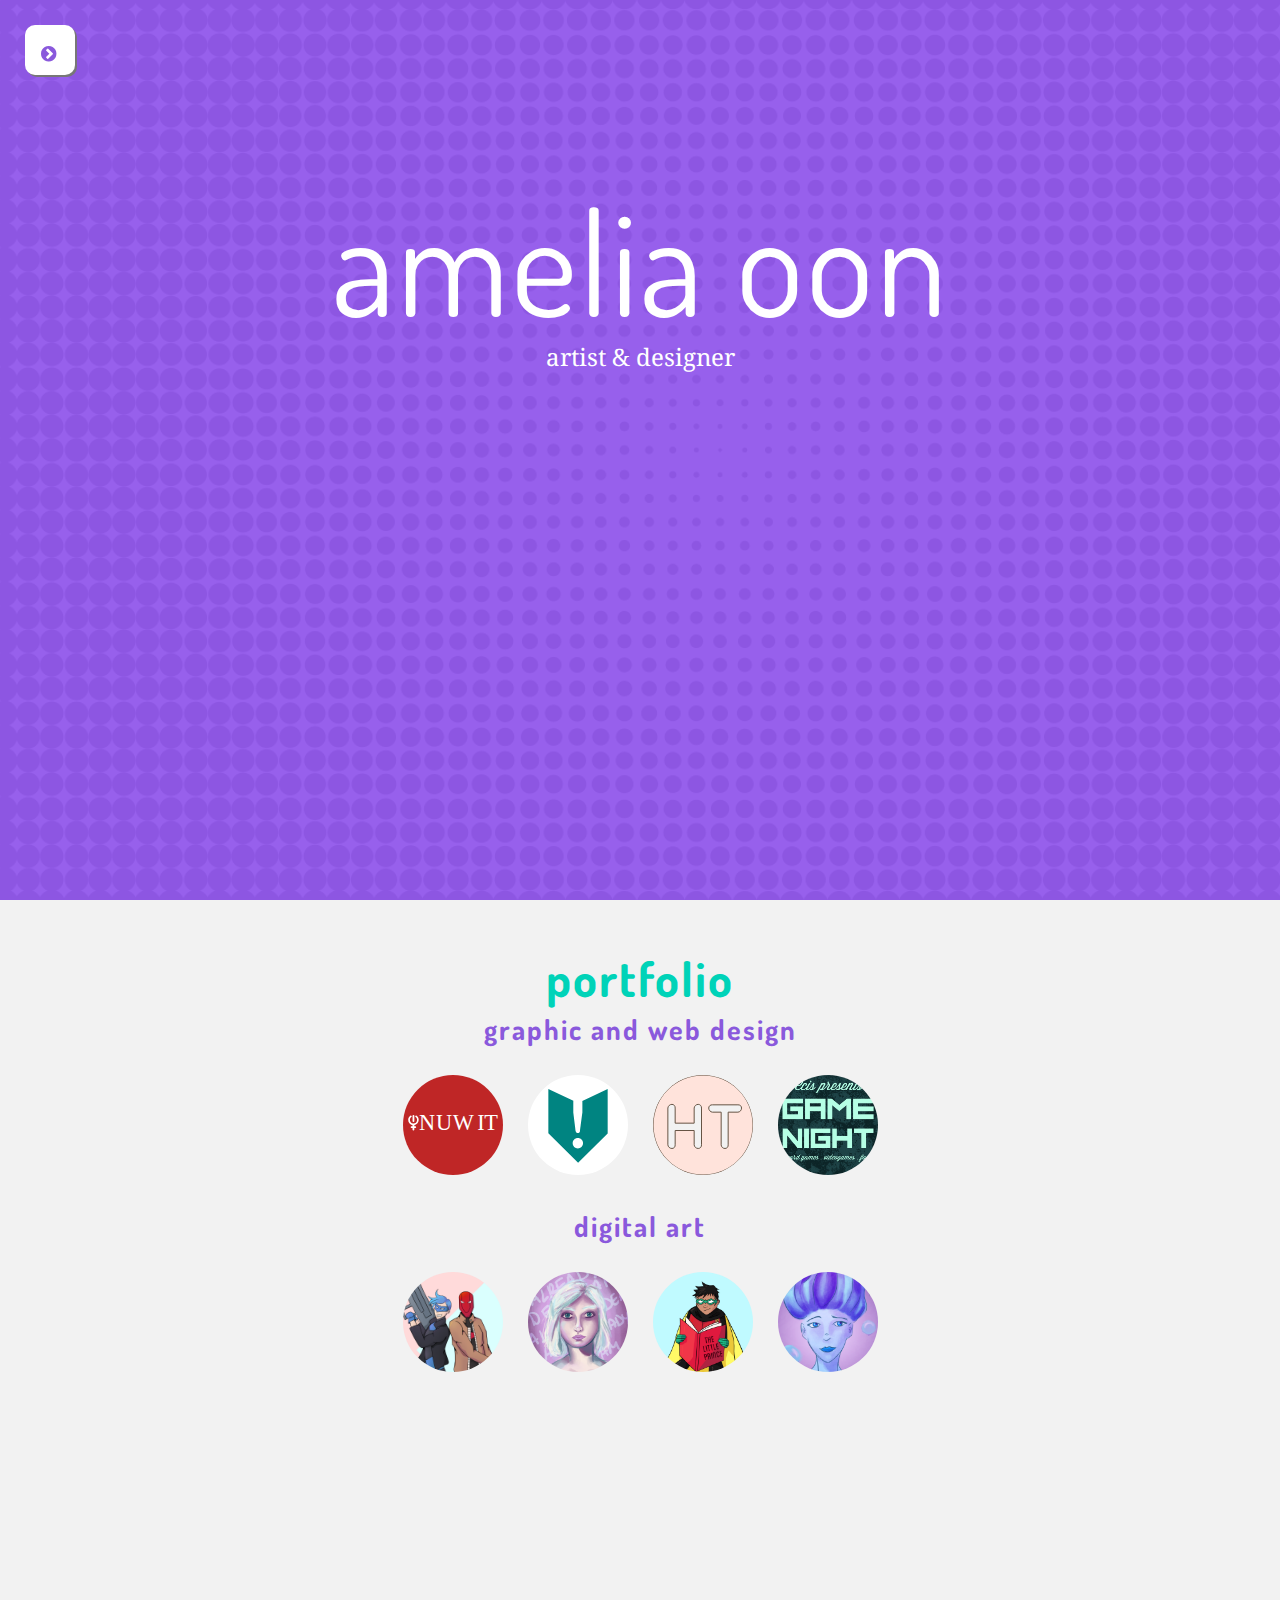
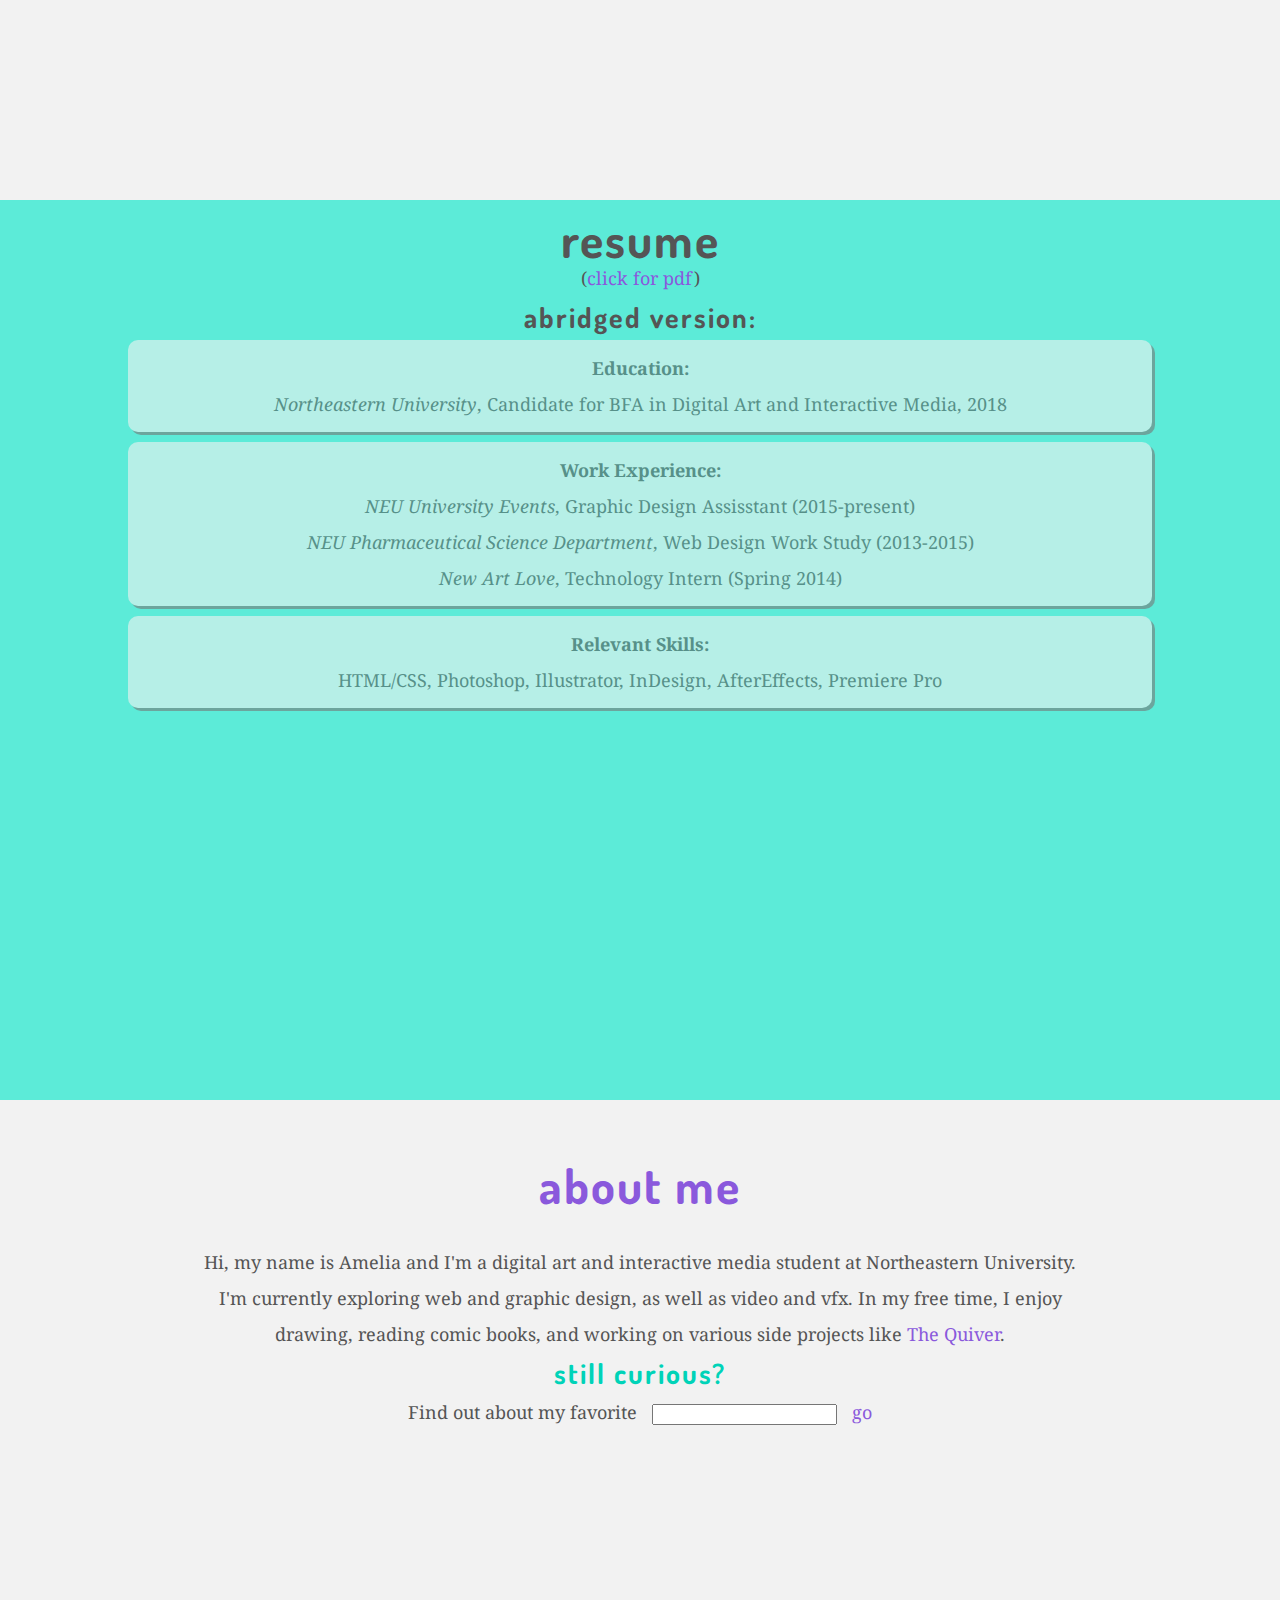
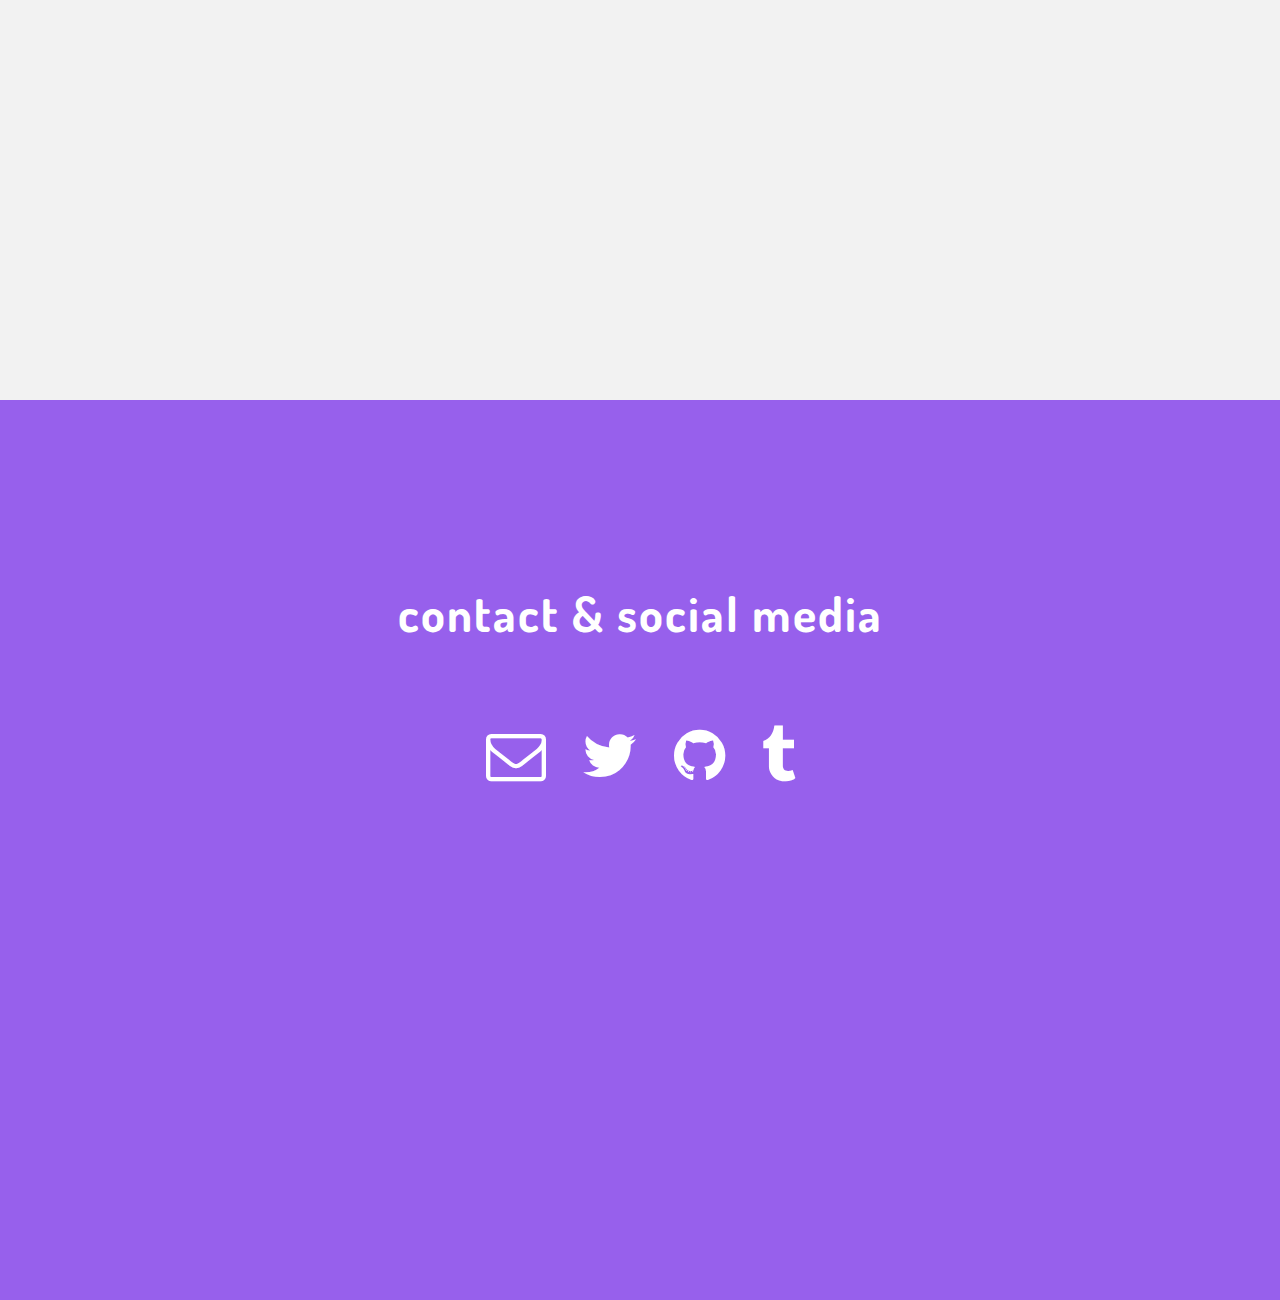
<file: index.html>
<!DOCTYPE html>
<html>
	<head>
		<title>Amelia Oon</title>
		<meta name="description" content="Website of Amelia Oon, Digital Art and Interactive Media student at Northeastern University">
		<link rel="stylesheet" media="(min-width:601px)"type="text/css" href="styles.css">
		<link rel="stylesheet" media="(max-width: 600px)" type="text/css" href="slimstyles.css">
		<link rel="stylesheet" media="(max-device-width: 600px)" type="text/css" href="mobilestyle.css">
		<link rel="stylesheet" media="(orientation: portrait)" type="text/css" href="mobilestyle.css">

		<link rel="stylesheet" href="https://maxcdn.bootstrapcdn.com/font-awesome/4.4.0/css/font-awesome.min.css">
		<title>Amelia Oon</title>
		<script type="text/javascript" src="aboutsearch.js"></script>
		<script src="https://ajax.googleapis.com/ajax/libs/jquery/1.11.3/jquery.min.js"></script>
			<script>
	$(function() {
	  $('a[href*=#]:not([href=#])').click(function() {
	    if (location.pathname.replace(/^\//,'') == this.pathname.replace(/^\//,'') && location.hostname == this.hostname) {

	      var target = $(this.hash);
	      target = target.length ? target : $('[name=' + this.hash.slice(1) +']');
	      if (target.length) {
	        $('html,body').animate({
	          scrollTop: target.offset().top
	        }, 1000);
	        return false;
	      }
	    }
	  });
	});
	</script>
	</head>
	<body>
		<div id="homebg"></div>
		<div id="resumebg"></div>
		<div id="contactbg"></div>

		<div id="one"></div>
		<div id="two"></div>
		<div id="three"></div>
		<div id="four"></div>
		<div id="five"></div>

		<div id="navspot">
			<div class="nav">
				<i class="fa fa-chevron-circle-right"></i>
			</div>
				<a href="#one" class="nav">home</a>
				<a href="#two" class="nav">portfolio</a>
				<a href="#three" class="nav">resume</a>
				<a href="#four" class="nav">about</a>
				<a href="#five" class="nav">contact</a>

		</div>

		<div id="home">
			<div id="title">
				Amelia Oon
			</div>
				artist & designer
		</div>
		<div id="portfolio">
			<h1>
				Portfolio
			</h1>
			<h2>
				Graphic and Web Design
			</h2>
			<p>
				<a href="nuwit.html">
					<img src="nuwit.svg" class="pitem">
				</a>
				<a href="quiver.html">
					<img src="quiversquare.svg" class="pitem">
				</a>
				<a href="halftone.html">
					<img src="halftone2.svg" class="pitem">
				</a>
				<a href="gamenight.html">
					<img src="gnsquare.png" class="pitem">
				</a>
			</p>
			<h2>
				Digital art
			</h2>
			<p>
				<a href="c1.html">
					<img src="c1square.png" class="pitem">
				</a>
				<a href="liv.html">
					<img src="livsquare.png" class="pitem">
				</a>
				<a href="c2.html">
					<img src="c2square.png" class="pitem">
				</a>
				<a href="uwg.html">
					<img src="uwgsquare.png" class="pitem">
				</a>
			</p>

		</div>
		<div id="resume">
			<h1>
				resume
			</h1>
			(<a href="resume.pdf">click for pdf</a>)
			<h2>
				abridged version:
			</h2>
			<p id="r">
				<b>Education:</b>
				<br>
				<i>Northeastern University</i>, Candidate for BFA in Digital Art and Interactive Media, 2018
			</p>
			<p>
				<b>Work Experience:</b>
				<br>
				<i>NEU University Events</i>, Graphic Design Assisstant (2015-present)
				<br>
				<i>NEU Pharmaceutical Science Department</i>, Web Design Work Study (2013-2015)
				<br>
				<i>New Art Love</i>, Technology Intern (Spring 2014)

			</p>
			<p>
				<b>Relevant Skills:</b>
				<br>
				HTML/CSS, Photoshop, Illustrator, InDesign, AfterEffects, Premiere Pro
			</p>
		</div>
		<div id="about">
			<h1>
				About me
			</h1>
			<br>
			<p>
				Hi, my name is Amelia and I'm a digital art and interactive media student at Northeastern University.
				I'm currently exploring web and graphic design, as well as video and vfx.
				In my free time, I enjoy drawing, reading comic books, and working on various side projects like 
				<a href="http://thequivermag">The Quiver</a>.
			</p>
			<h2>
				Still curious?
			</h2>
			<p>
				Find out about my favorite &nbsp;
				<input type="text" name="favorite" id="textbox" onKeydown="Javascript: if (event.keyCode==13) favorite();"> &nbsp;
				<a href="#four" onclick="favorite()">go</a>
				<p id="answer"></p>
			</p>

		</div>
		<div id="contact">
			<h1>
				contact & social media
			</h1>
			<p>
				<a href="mailto:ameliaoon@gmail.com" class="talk" title="ameliaoon@gmail.com">
					<i class="fa fa-envelope-o"></i>
				</a>
				<a href="https://twitter.com/Amelia_Oon" class="talk" title="@amelia_oon">
					<i class="fa fa-twitter"></i>
				</a>
				<a href="https://github.com/oohnah" class="talk" title="oohnah">
					<i class="fa fa-github"></i>
				</a>
				<a href="http://ameliartist.tumblr.com/" class="talk" title="ameliartist">
					<i class="fa fa-tumblr"></i>
				</a>



			</p>
		</div>
	</body>
</html>
</file>
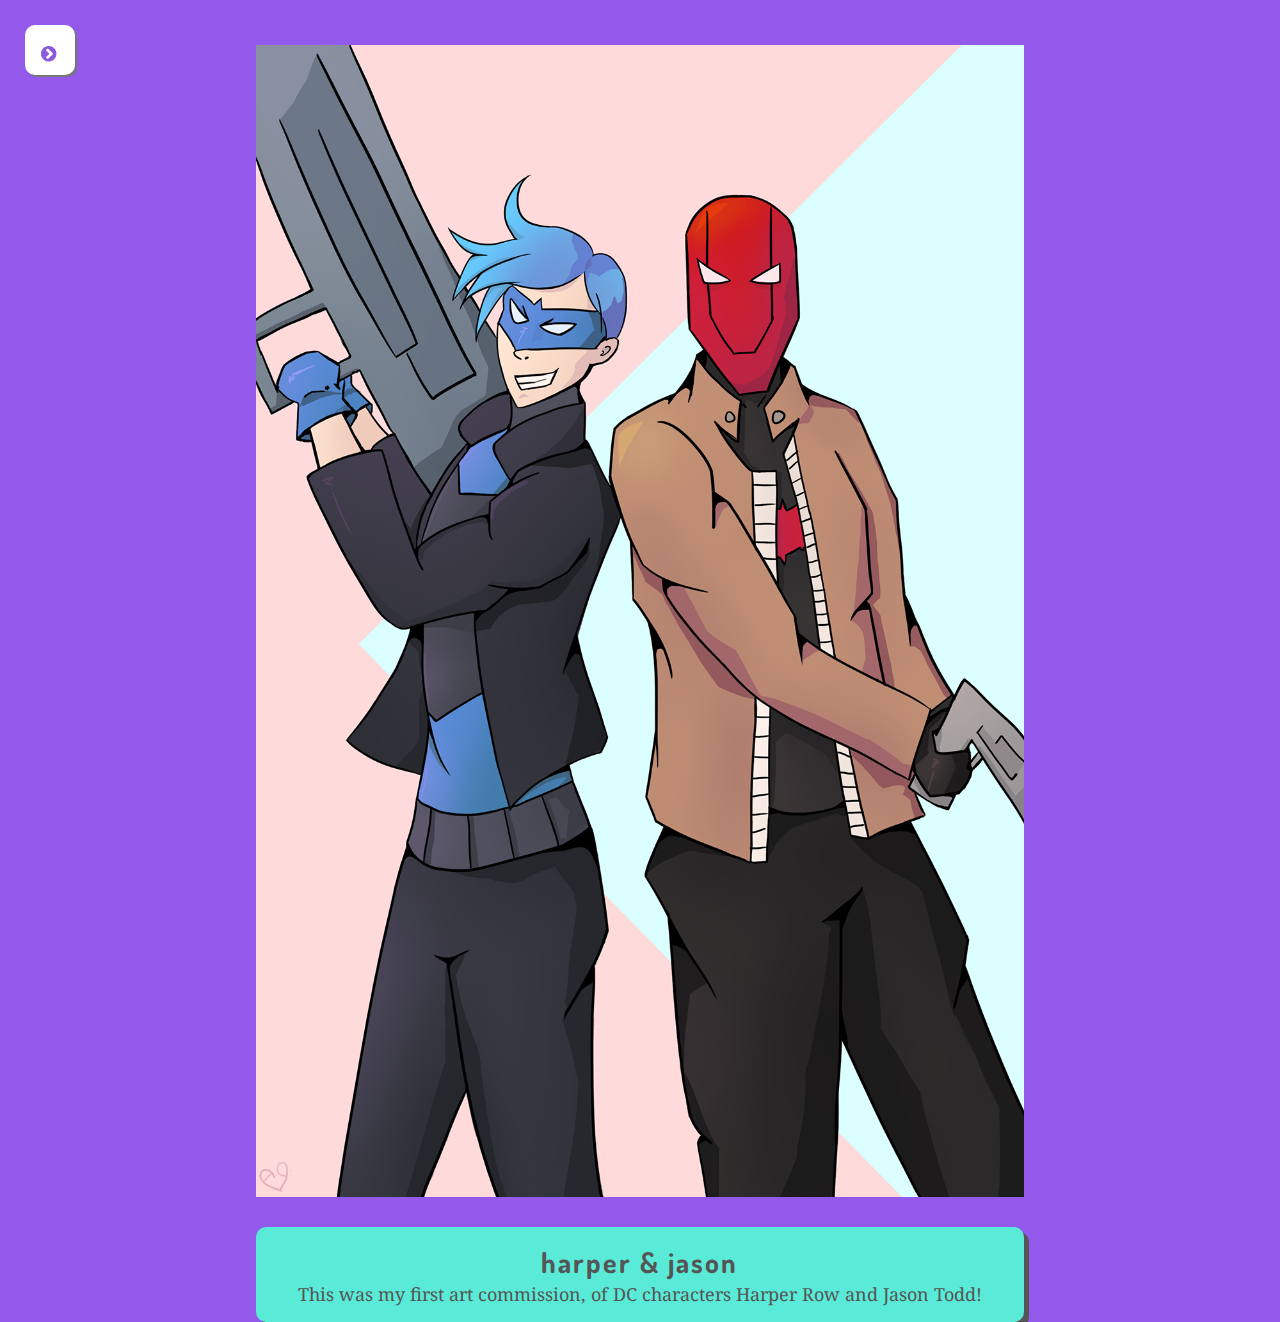
<file: c1.html>
<!DOCTYPE html>
<html>
	<head>
		<link rel="stylesheet" type="text/css" href="portfoliostyle.css">
		<link rel="stylesheet" href="https://maxcdn.bootstrapcdn.com/font-awesome/4.4.0/css/font-awesome.min.css">
		<title>Amelia Oon</title>
	</head>
	<body>

		<div id="navspot">
			<div class="nav">
				<i class="fa fa-chevron-circle-right"></i>
			</div>
				<a href="index.html#one" class="nav">home</a>
				<a href="index.html#two" class="nav">portfolio</a>
				<a href="index.html#three" class="nav">resume</a>
				<a href="index.html#four" class="nav">about</a>
				<a href="index.html#five" class="nav">contact</a>

		</div>
			<div id="port">
				<img src="c1.png">

				<div id="description">
					<h2>
						Harper & Jason
					</h2>
					This was my first art commission, of DC characters Harper Row and Jason Todd!
				</div><!--end description-->
			</div><!--end port-->


	</body>
</html>
</file>
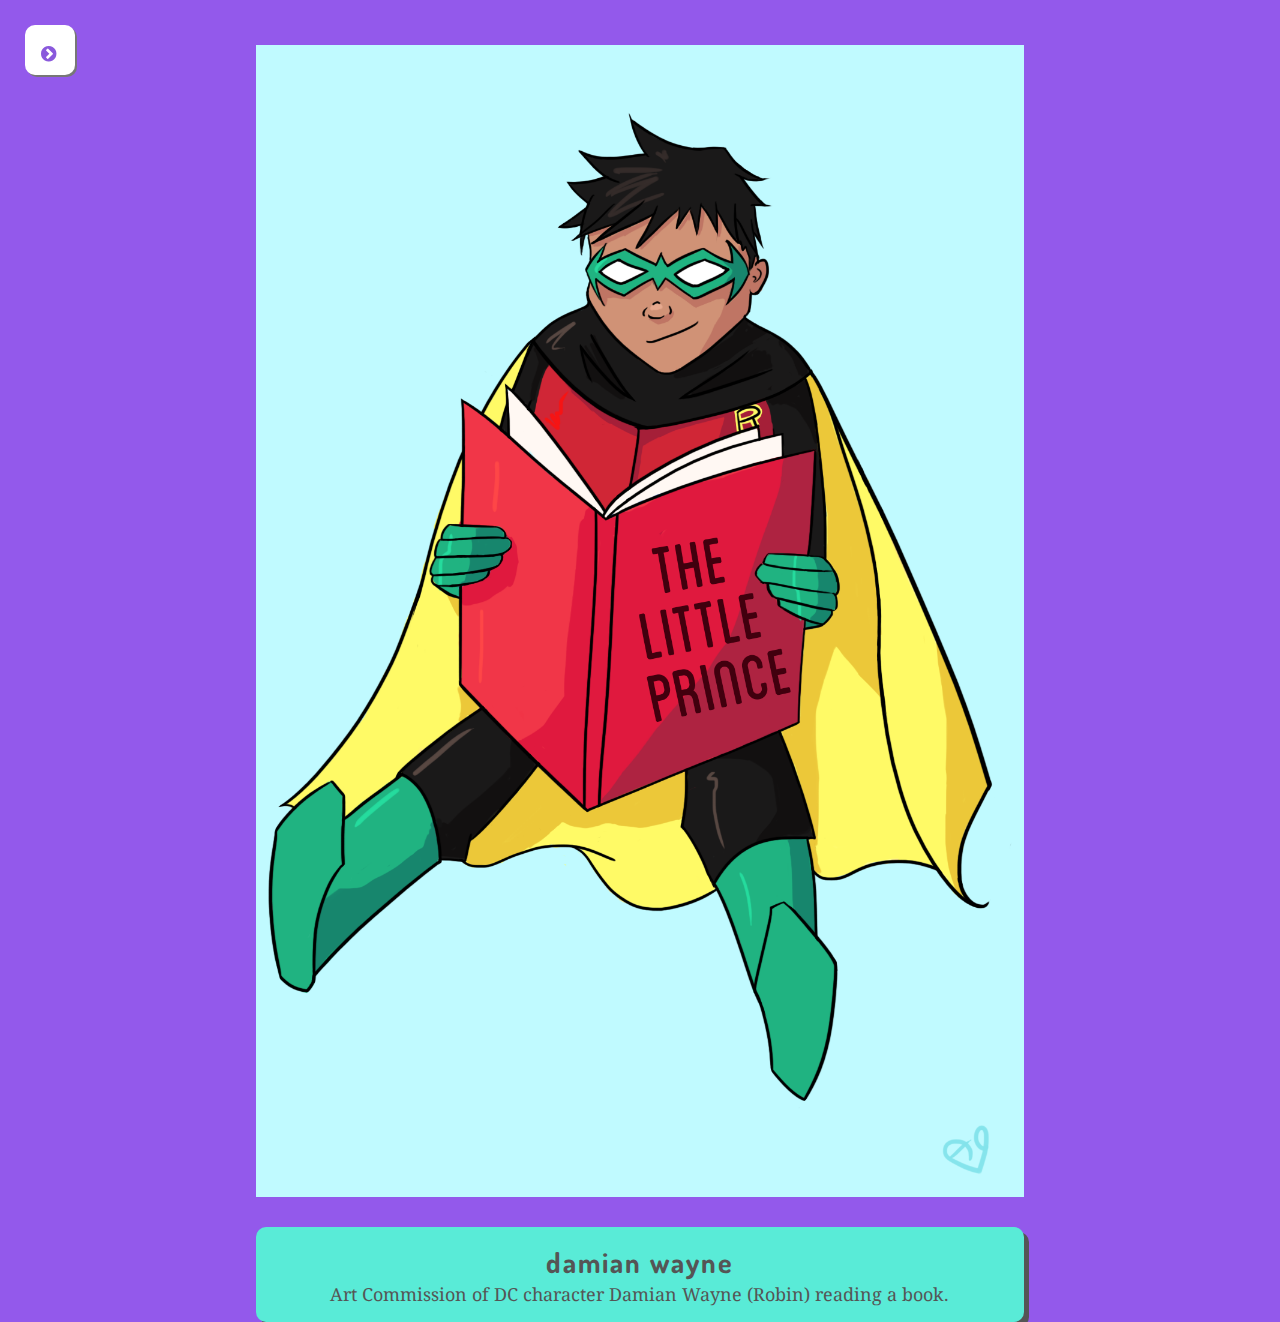
<file: c2.html>
<!DOCTYPE html>
<html>
	<head>
		<link rel="stylesheet" type="text/css" href="portfoliostyle.css">
		<link rel="stylesheet" href="https://maxcdn.bootstrapcdn.com/font-awesome/4.4.0/css/font-awesome.min.css">
		<title>Amelia Oon</title>
	</head>
	<body>

		<div id="navspot">
			<div class="nav">
				<i class="fa fa-chevron-circle-right"></i>
			</div>
				<a href="index.html#one" class="nav">home</a>
				<a href="index.html#two" class="nav">portfolio</a>
				<a href="index.html#three" class="nav">resume</a>
				<a href="index.html#four" class="nav">about</a>
				<a href="index.html#five" class="nav">contact</a>

		</div>
			<div id="port">
				<img src="c2.png">

				<div id="description">
					<h2>
						Damian Wayne
					</h2>
					Art Commission of DC character Damian Wayne (Robin) reading a book.
				</div><!--end description-->
			</div><!--end port-->


	</body>
</html>
</file>
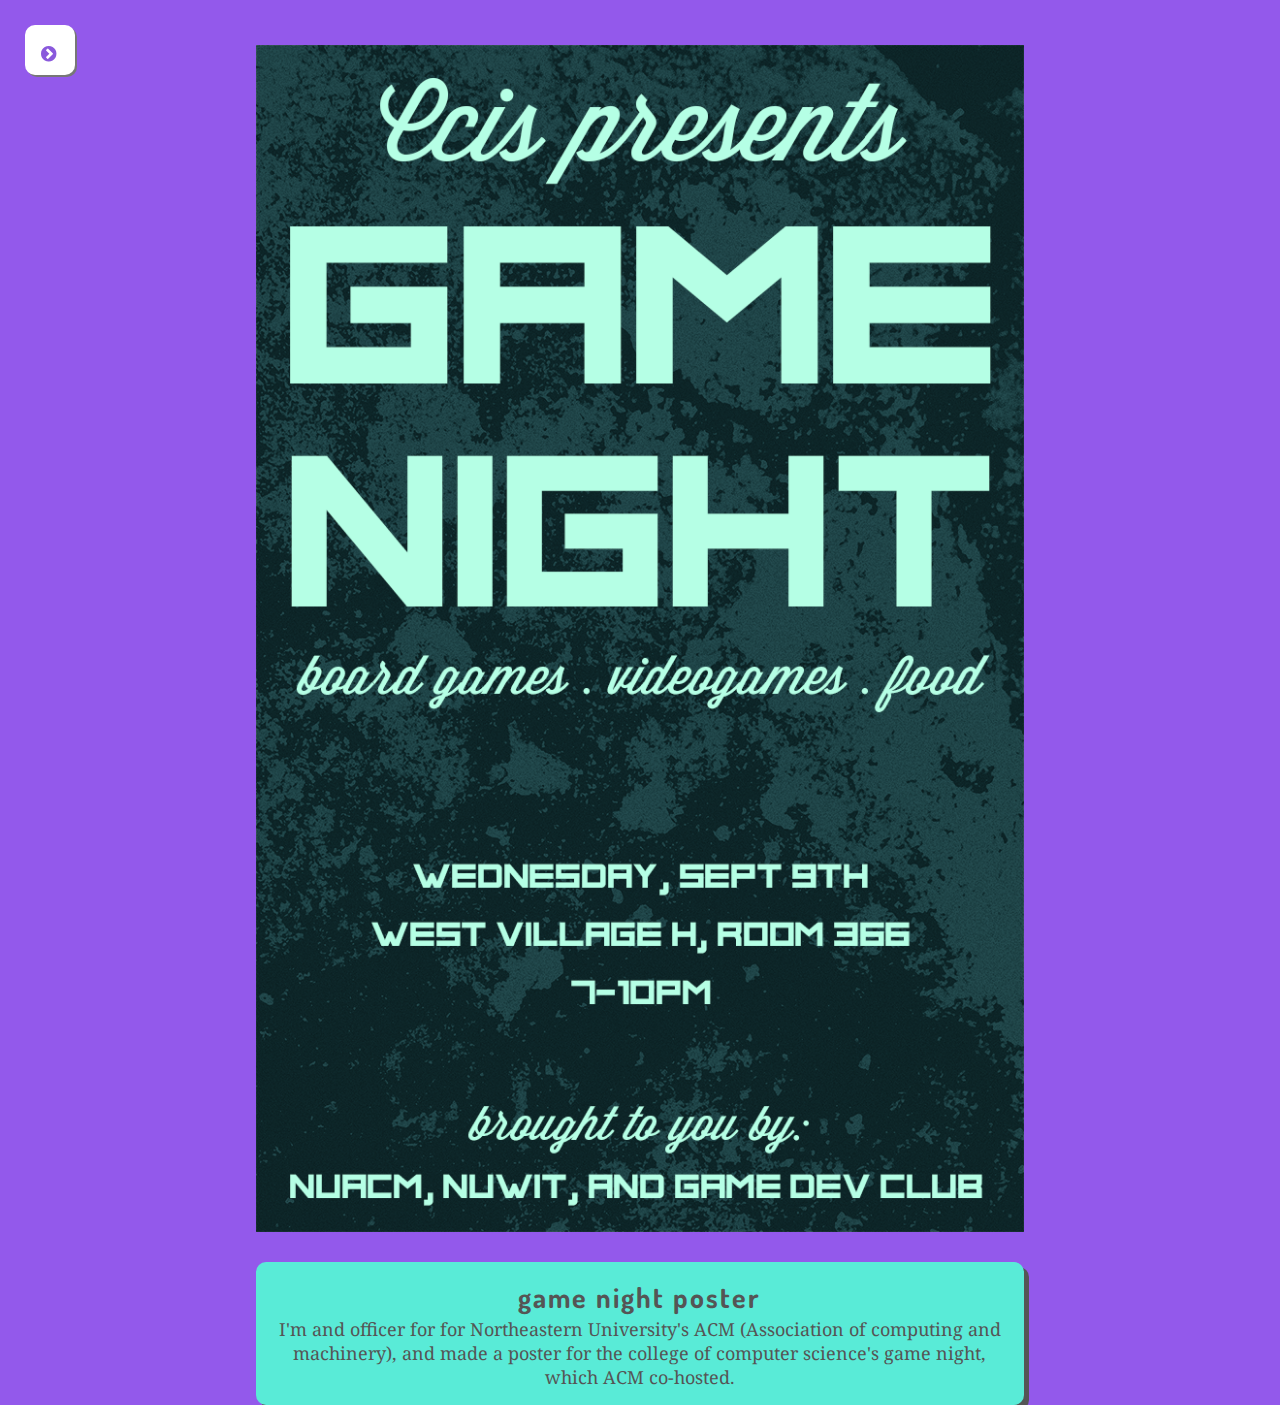
<file: gamenight.html>
<!DOCTYPE html>
<html>
	<head>
		<link rel="stylesheet" type="text/css" href="portfoliostyle.css">
		<link rel="stylesheet" href="https://maxcdn.bootstrapcdn.com/font-awesome/4.4.0/css/font-awesome.min.css">
		<title>Amelia Oon</title>
	</head>
	<body>

		<div id="navspot">
			<div class="nav">
				<i class="fa fa-chevron-circle-right"></i>
			</div>
				<a href="index.html#one" class="nav">home</a>
				<a href="index.html#two" class="nav">portfolio</a>
				<a href="index.html#three" class="nav">resume</a>
				<a href="index.html#four" class="nav">about</a>
				<a href="index.html#five" class="nav">contact</a>

		</div>
			<div id="port">
				<img src="gamenight.png">

				<div id="description">
					<h2>
						Game Night Poster
					</h2>
					I'm and officer for for Northeastern University's ACM (Association of computing and machinery),
					and made a poster for the college of computer science's game night, which ACM co-hosted.
				</div><!--end description-->
			</div><!--end port-->


	</body>
</html>
</file>
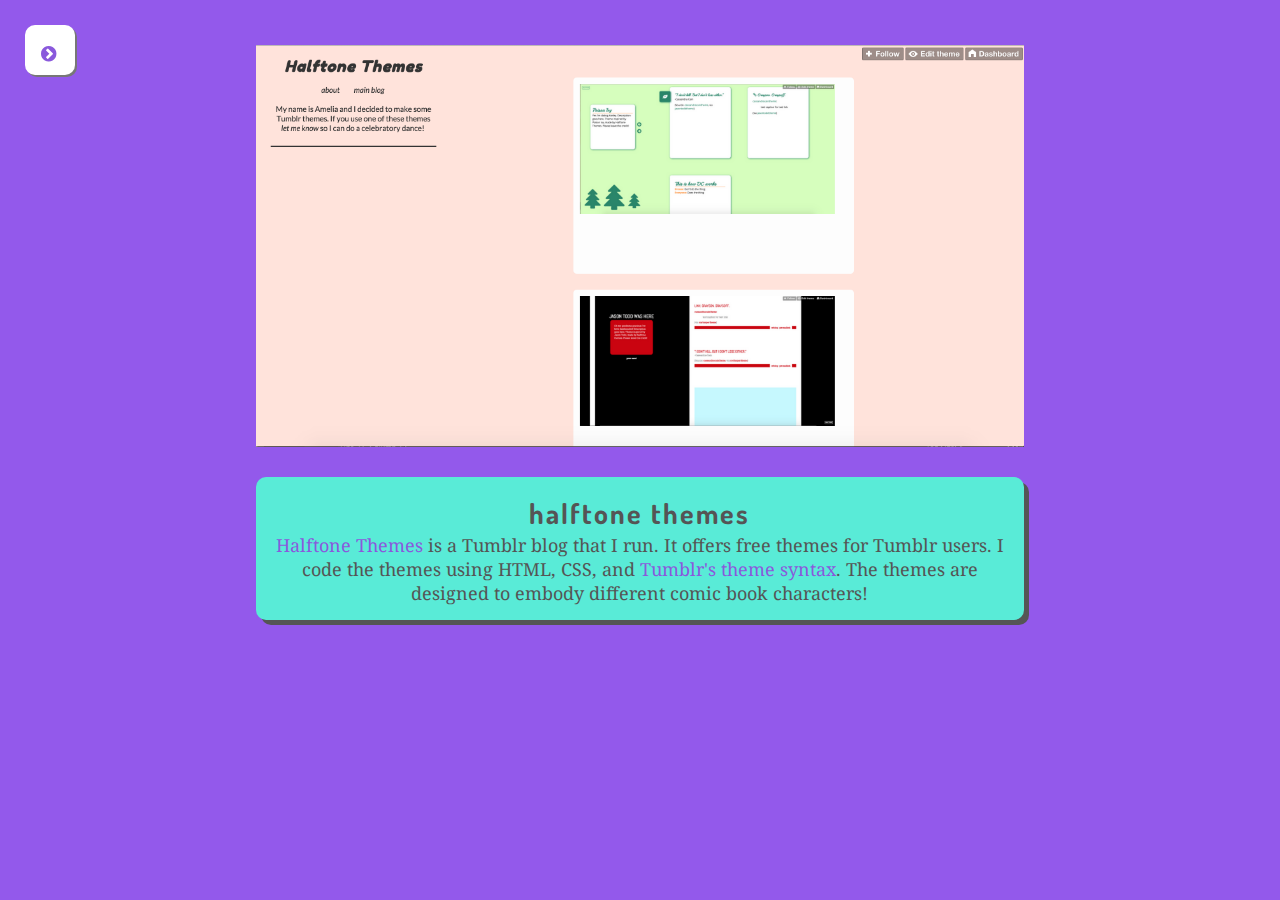
<file: halftone.html>
<!DOCTYPE html>
<html>
	<head>
		<link rel="stylesheet" type="text/css" href="portfoliostyle.css">
		<link rel="stylesheet" href="https://maxcdn.bootstrapcdn.com/font-awesome/4.4.0/css/font-awesome.min.css">
		<title>Amelia Oon</title>
	</head>
	<body>

		<div id="navspot">
			<div class="nav">
				<i class="fa fa-chevron-circle-right"></i>
			</div>
				<a href="index.html#one" class="nav">home</a>
				<a href="index.html#two" class="nav">portfolio</a>
				<a href="index.html#three" class="nav">resume</a>
				<a href="index.html#four" class="nav">about</a>
				<a href="index.html#five" class="nav">contact</a>

		</div>
			<div id="port">
				<img src="halftone.png">

				<div id="description">
					<h2>
						Halftone Themes
					</h2>
					<a href="http://halftonethemes.tumblr.com">Halftone Themes</a> is a Tumblr blog that I run. It offers free themes for Tumblr users.
					I code the themes using HTML, CSS, and
					<a href="https://www.tumblr.com/docs/en/custom_themes">Tumblr's theme syntax</a>.
					The themes are designed to embody different comic book characters!
				</div><!--end description-->
			</div><!--end port-->


	</body>
</html>
</file>
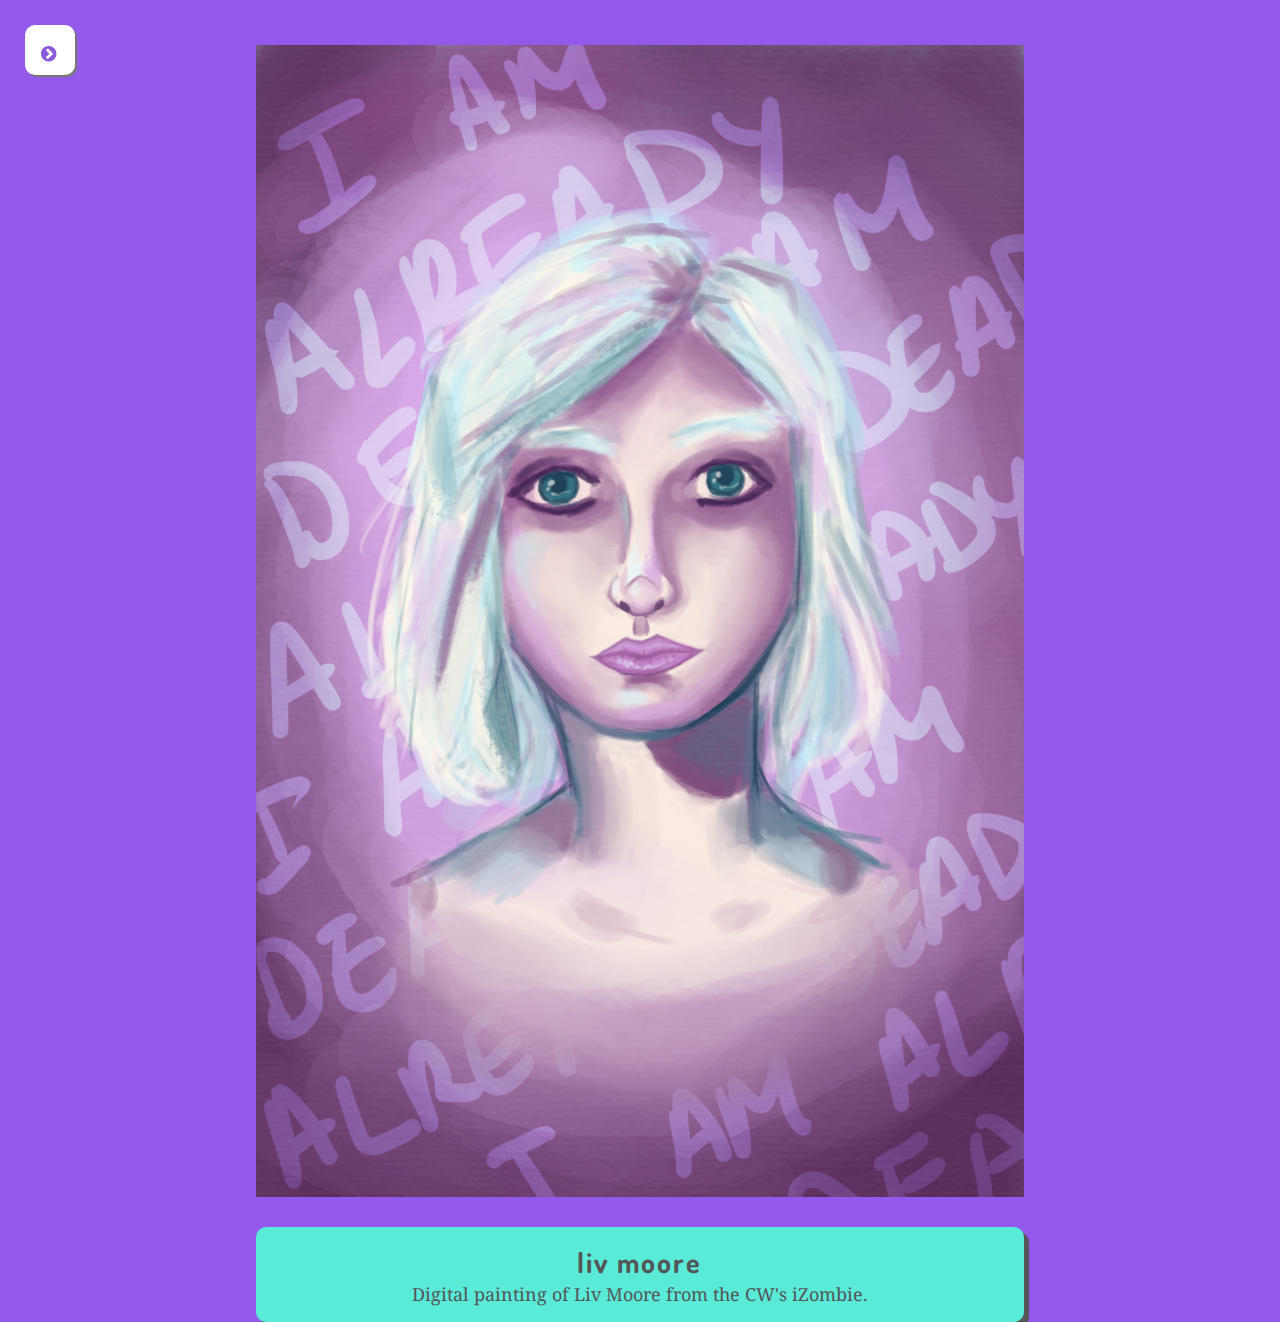
<file: liv.html>
<!DOCTYPE html>
<html>
	<head>
		<link rel="stylesheet" type="text/css" href="portfoliostyle.css">
		<link rel="stylesheet" href="https://maxcdn.bootstrapcdn.com/font-awesome/4.4.0/css/font-awesome.min.css">
		<title>Amelia Oon</title>
	</head>
	<body>

		<div id="navspot">
			<div class="nav">
				<i class="fa fa-chevron-circle-right"></i>
			</div>
				<a href="index.html#one" class="nav">home</a>
				<a href="index.html#two" class="nav">portfolio</a>
				<a href="index.html#three" class="nav">resume</a>
				<a href="index.html#four" class="nav">about</a>
				<a href="index.html#five" class="nav">contact</a>

		</div>
			<div id="port">
				<img src="liv.png">

				<div id="description">
					<h2>
						Liv Moore
					</h2>
					Digital painting of Liv Moore from the CW's iZombie.
				</div><!--end description-->
			</div><!--end port-->


	</body>
</html>
</file>
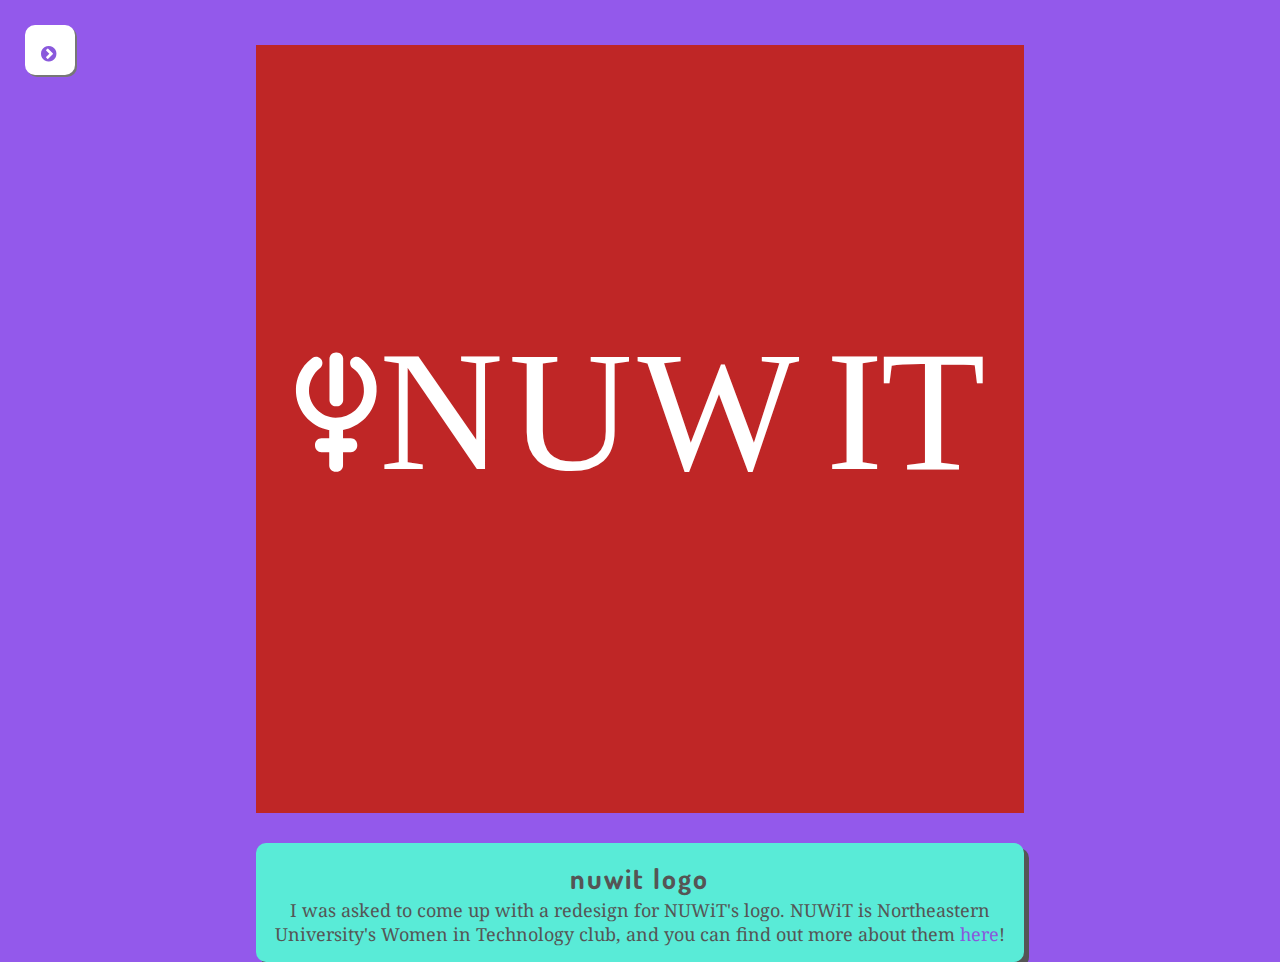
<file: nuwit.html>
<!DOCTYPE html>
<html>
	<head>
		<link rel="stylesheet" type="text/css" href="portfoliostyle.css">
		<link rel="stylesheet" href="https://maxcdn.bootstrapcdn.com/font-awesome/4.4.0/css/font-awesome.min.css">
		<title>Amelia Oon</title>
	</head>
	<body>

		<div id="navspot">
			<div class="nav">
				<i class="fa fa-chevron-circle-right"></i>
			</div>
				<a href="index.html#one" class="nav">home</a>
				<a href="index.html#two" class="nav">portfolio</a>
				<a href="index.html#three" class="nav">resume</a>
				<a href="index.html#four" class="nav">about</a>
				<a href="index.html#five" class="nav">contact</a>

		</div>
			<div id="port">
				<img src="nuwit.svg">

				<div id="description">
					<h2>
						NUWiT Logo
					</h2>
					I was asked to come up with a redesign for NUWiT's logo. NUWiT is Northeastern University's
					Women in Technology club, and you can find out more about them 
					<a href="http://nuwit.ccs.neu.edu/">here</a>!
				</div><!--end description-->
			</div><!--end port-->


	</body>
</html>
</file>
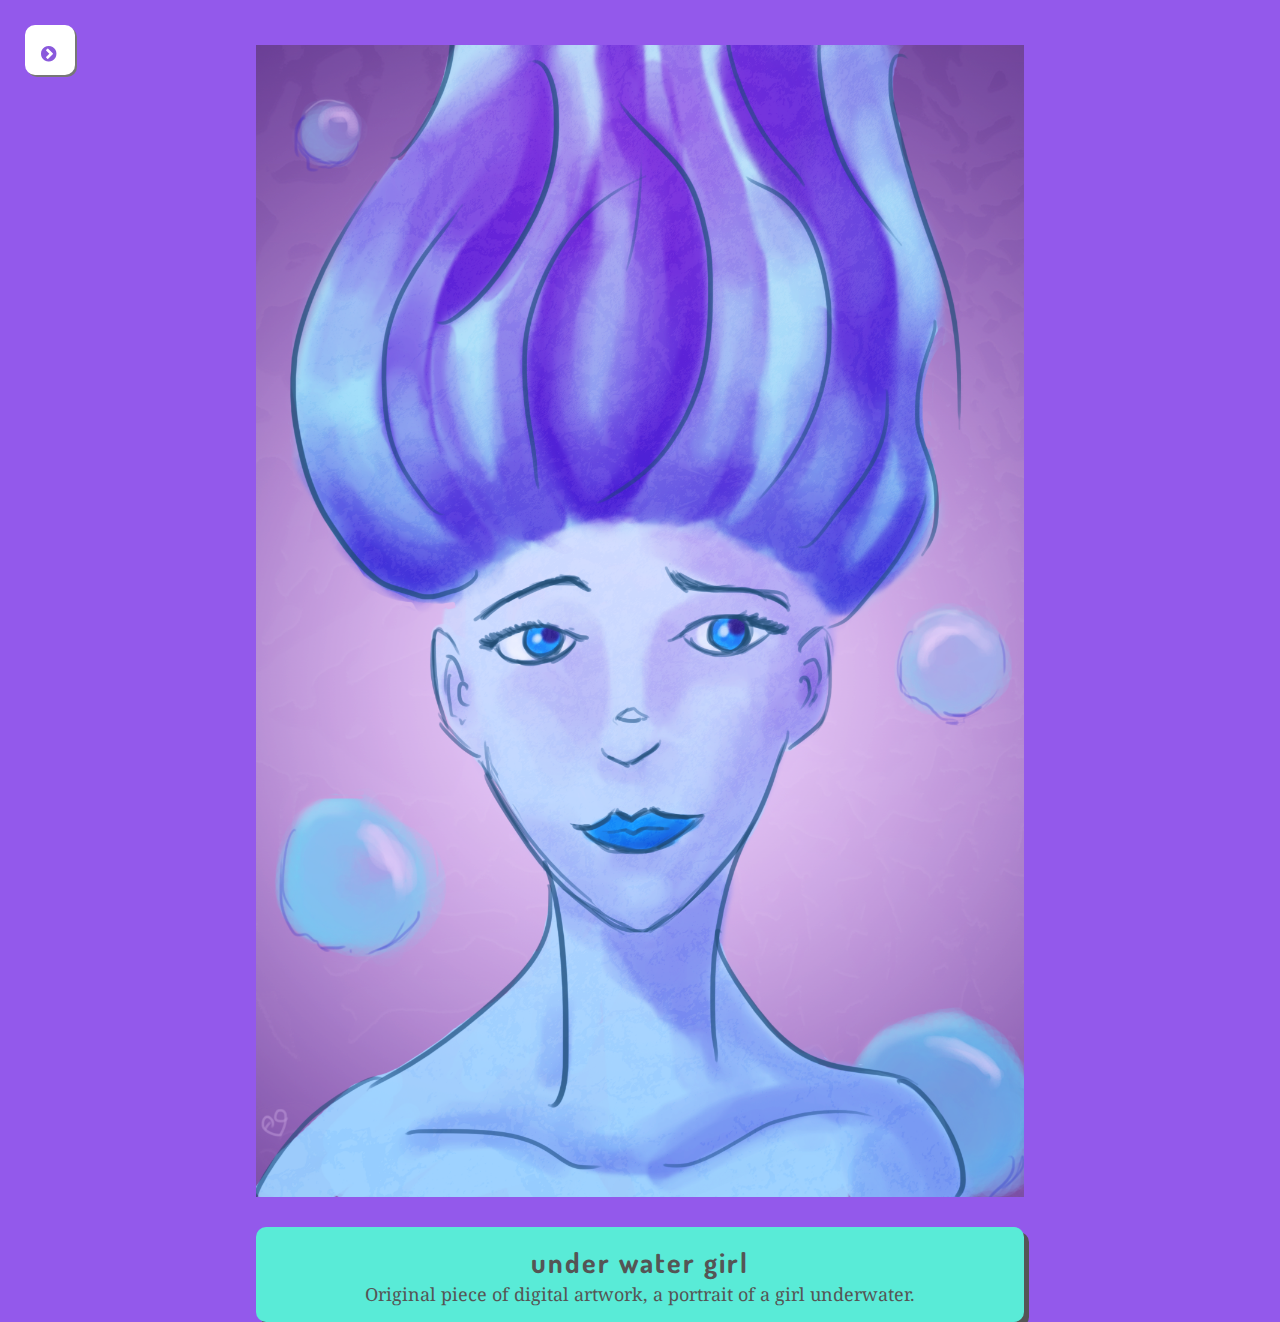
<file: uwg.html>
<!DOCTYPE html>
<html>
	<head>
		<link rel="stylesheet" type="text/css" href="portfoliostyle.css">
		<link rel="stylesheet" href="https://maxcdn.bootstrapcdn.com/font-awesome/4.4.0/css/font-awesome.min.css">
		<title>Amelia Oon</title>
	</head>
	<body>

		<div id="navspot">
			<div class="nav">
				<i class="fa fa-chevron-circle-right"></i>
			</div>
				<a href="index.html#one" class="nav">home</a>
				<a href="index.html#two" class="nav">portfolio</a>
				<a href="index.html#three" class="nav">resume</a>
				<a href="index.html#four" class="nav">about</a>
				<a href="index.html#five" class="nav">contact</a>

		</div>
			<div id="port">
				<img src="uwg.png">

				<div id="description">
					<h2>
						Under Water Girl
					</h2>
					Original piece of digital artwork, a portrait of a girl underwater.
				</div><!--end description-->
			</div><!--end port-->


	</body>
</html>
</file>
<file: styles.css>
@import url(https://fonts.googleapis.com/css?family=Dosis:200);
@import url(https://fonts.googleapis.com/css?family=Droid+Serif:400,400italic,700,700italic);
body{
	font-size: 18px;
	padding: 0px;
	margin: 0px;
	font-family: "Droid Serif";
	color: #555555;
	background-image: url("halftone.svg");
	background-size: cover;
	background-repeat: no-repeat;
	background-attachment: fixed;
	z-index: -1;	
}
#about p{
	margin: 2px;
}

h1{
	font-family: "Dosis";
	text-transform: lowercase;
	font-size: 48px;
	letter-spacing: 2px;
	margin: 3px;
}
#title{
	font-family: "Dosis";
	text-transform: lowercase;
	font-size: 144px;
	letter-spacing: 2px;
	margin: 5px;	
	line-height: 150px;
}
h2{
	font-family: "Dosis";
	text-transform: lowercase;
	font-size: 28px;
	letter-spacing: 2px;
	margin: 3px;	
}
a {
	text-decoration: none;
	border: none;
	color: #8a59dc;
	transition: .75s;
	-webkit-transition: .75s;
}
a:hover{
	color: #00d3b8;
}
#portfolio h1{
	color: #00d3b8;
}
#portfolio h2{
	color: #8a59dc;
}
#about h1{
	color: #8a59dc;
}
#about h2{
	color: #00d3b8;
}
#one{
	width: 100%;
	height: 100%;
	position: absolute;
	top: 0;
	left: 0;
	background-color: #9359EB;
	opacity: .96;
}
#two{
	width: 100%;
	height: 100%;
	position: absolute;
	top: 100%;
	left: 0;
	background-color: #f2f2f2;
}
#three{
	width: 100%;
	height: 100%;
	position: absolute;
	top: 200%;
	left: 0;
	background-color: #59EBD7;
	opacity: .98;
}
#four{
	width: 100%;
	height: 100%;
	position: absolute;
	top: 300%;
	left: 0;
	background-color: #f2f2f2;
}
#five{
	width: 100%;
	height: 100%;
	position: absolute;
	top: 400%;
	left: 0;
	background-color: #9359EB;
	opacity: .96;
}
#home{
	position: absolute;
	top: 20%;
	color: white;
	text-align: center;
	width: 100%;
	font-size: 24px;
}
#portfolio{
	position: absolute;
	top: 105%;
	width: 100%;
	text-align: center;
}
#resume{
	position: absolute;
	top: 202%;
	width: 100%;
	text-align: center;
	line-height: 36px;
}
#about{
	position: absolute;
	top: 300%;
	width: 70%;
	padding: 15%;
	padding-top: 5%;
	text-align: center;
	line-height: 36px;
}
#contact{
	position: absolute;
	top: 420%;
	width: 100%;
	text-align: center;
	color: white;
	font-size: 60px;
}
#navspot{
	position: fixed;
	top: 25px;
	left: 25px;
	background-color: white;
	padding: 10px;
	border-radius: 10px;
	-webkit-border-radius: 10px;
	z-index: 20;
	color: #8a59dc;
	font-size: 18px;
	width: 30px;
	height: 30px;
	overflow: hidden;
	transition: 1s;
	-webkit-transition: .75s;
	box-shadow: 2px 2px 0px #777777;
}
#navspot:hover{
	width: 420px;
}
.nav{
	display: inline-block;
	margin: 6px;
}
.talk{
	display: inline-block;
	margin: 10px;
}
#contact a{
	color: white;
}
#contact a:hover{
	color: #00d3b8;
}
.pitem{
	width: 100px;
	height: 100px;
	display: inline-block;
	border-radius: 50%;
	-webkit-border-radius: 50%;
	text-align: center;
	margin: 10px;
	transition: .5s;
	-webkit-transition: .5s;
}
.pitem:hover{
	box-shadow: 3px 3px 0px #777777;
}
#resume p{
	background-color: #f2f2f2;
	margin-left: 10%;
	margin-right: 10%; 
	margin-top: 5px;
	margin-bottom: 10px;
	padding: 10px;
	box-shadow: 3px 3px 0px #777777;
	border-radius: 10px;
	-webkit-border-radius: 10px;
	opacity: .6;
	transition: .75s;
	-webkit-transition: .75s;
}
#resume p:hover{
	opacity: 1;
}
</file>
<file: slimstyles.css>
@import url(https://fonts.googleapis.com/css?family=Dosis:200);
@import url(https://fonts.googleapis.com/css?family=Droid+Serif:400,400italic,700,700italic);
html{
	font-size: 62.5%
}
body{
	font-size: 1.8rem;
	padding: 0px;
	margin: 0px;
	font-family: "Droid Serif";
	color: #555555;
	background-image: url("halftone.svg");
	background-size: cover;
	background-repeat: no-repeat;
	background-attachment: fixed;
	z-index: -1;	
}
#about p{
	margin: .2rem;
}

h1{
	font-family: "Dosis";
	text-transform: lowercase;
	font-size: 4.8rem;
	letter-spacing: .2rem;
	margin: .3rem;
}
#title{
	font-family: "Dosis";
	text-transform: lowercase;
	font-size: 14.4rem;
	letter-spacing: .2rem;
	margin: .5rem;	
	line-height: 15.0rem;
}
h2{
	font-family: "Dosis";
	text-transform: lowercase;
	font-size: 2.8rem;
	letter-spacing: .2rem;
	margin: .3rem;	
}
a {
	text-decoration: none;
	border: none;
	color: #8a59dc;
	transition: .75s;
	-webkit-transition: .75s;
}
a:hover{
	color: #00d3b8;
}
#portfolio h1{
	color: #00d3b8;
}
#portfolio h2{
	color: #8a59dc;
}
#about h1{
	color: #8a59dc;
}
#about h2{
	color: #00d3b8;
}
#one{
	width: 100%;
	height: 150%;
	position: absolute;
	top: 0;
	left: 0;
	background-color: #9359EB;
	opacity: .96;
}
#two{
	width: 100%;
	height: 150%;
	position: absolute;
	top: 150%;
	left: 0;
	background-color: #f2f2f2;
}
#three{
	width: 100%;
	height: 150%;
	position: absolute;
	top: 300%;
	left: 0;
	background-color: #59EBD7;
	opacity: .98;
}
#four{
	width: 100%;
	height: 150%;
	position: absolute;
	top: 450%;
	left: 0;
	background-color: #f2f2f2;
}
#five{
	width: 100%;
	height: 150%;
	position: absolute;
	top: 600%;
	left: 0;
	background-color: #9359EB;
	opacity: .96;
}
#home{
	position: absolute;
	top: 20%;
	color: white;
	text-align: center;
	width: 100%;
	font-size: 2.4rem;
}
#portfolio{
	position: absolute;
	top: 155%;
	width: 100%;
	text-align: center;
}
#resume{
	position: absolute;
	top: 320%;
	width: 100%;
	text-align: center;
	line-height: 3.6rem;
}
#about{
	position: absolute;
	top: 460%;
	width: 70%;
	padding: 15%;
	padding-top: 5%;
	text-align: center;
	line-height: 3.6rem;
}
#contact{
	position: absolute;
	top: 620%;
	width: 100%;
	text-align: center;
	color: white;
	font-size: 6.0rem;
}
#navspot{
	display: none;
}
.nav{
	display: inline-block;
	margin: .6rem;
}
.talk{
	display: inline-block;
	margin: 1.0rem;
}
#contact a{
	color: white;
}
#contact a:hover{
	color: #00d3b8;
}
.pitem{
	width: 10.0rem;
	height: 10.0rem;
	display: inline-block;
	border-radius: 50%;
	-webkit-border-radius: 50%;
	text-align: center;
	margin: 1.0rem;
	transition: .5s;
	-webkit-transition: .5s;
}
.pitem:hover{
	box-shadow: 3px 3px 0px #777777;
}
#resume p{
	background-color: #f2f2f2;
	margin-left: 10%;
	margin-right: 10%; 
	margin-top: .5rem;
	margin-bottom: 1.0rem;
	padding: 1.0rem;
	box-shadow: 3px 3px 0px #777777;
	border-radius: 10px;
	-webkit-border-radius: 10px;
	transition: .75s;
	-webkit-transition: .75s;
}
</file>
<file: mobilestyle.css>
@import url(https://fonts.googleapis.com/css?family=Dosis:200);
@import url(https://fonts.googleapis.com/css?family=Droid+Serif:400,400italic,700,700italic);
html{
	font-size: 62.5%
}
body{
	font-size: 4.8rem;
	padding: 0px;
	margin: 0px;
	font-family: "Droid Serif";
	color: #555555;
	background-image: none;
	background-size: cover;
	background-repeat: no-repeat;
	background-attachment: fixed;
	z-index: -1;	
}
#about p{
	margin: .2rem;
}

h1{
	font-family: "Dosis";
	text-transform: lowercase;
	font-size: 7.2rem;
	letter-spacing: .2rem;
	margin: .3rem;
}
#title{
	font-family: "Dosis";
	text-transform: lowercase;
	font-size: 24rem;
	letter-spacing: .2rem;
	margin: 5rem;	
	line-height: 15.0rem;
}
h2{
	font-family: "Dosis";
	text-transform: lowercase;
	font-size: 5.6rem;
	letter-spacing: .2rem;
	margin: .3rem;	
}
a {
	text-decoration: none;
	border: none;
	color: #8a59dc;
	transition: .75s;
	-webkit-transition: .75s;
}
a:hover{
	color: #00d3b8;
}
#portfolio h1{
	color: #00d3b8;
}
#portfolio h2{
	color: #8a59dc;
}
#about h1{
	color: #8a59dc;
}
#about h2{
	color: #00d3b8;
}

#one{display: none;
	width: 100%;
	height: 100%;
	position: absolute;
	top: 0;
	left: 0;
	background-color: #9359EB;
	opacity: .96;
}
#two{
	display: none;
	width: 100%;
	height: 125%;
	position: absolute;
	top: 100%;
	left: 0;
	background-color: #f2f2f2;
}
#three{
	display: none;
	width: 100%;
	height: 125%;
	position: absolute;
	top: 225%;
	left: 0;
	background-color: #59EBD7;
	opacity: .98;
}
#four{
	display: none;
	width: 100%;
	height: 125%;
	position: absolute;
	top: 350%;
	left: 0;
	background-color: #f2f2f2;
}
#five{
	display: none;
	width: 100%;
	height: 100%;
	position: absolute;
	top:  475%;
	left: 0;
	background-color: #9359EB;
	opacity: .96;
}
#home{
	position: relative;
	top: 0;
	color: white;
	text-align: center;
	width: 100%;
	font-size: 4.8rem;
	background-color: #9359EB;
	min-height: 100%;
	padding-top: 40%; 
	padding-bottom: 60%;
	margin: 0;
}
#portfolio{
	position: relative;
	width: 100%;
	text-align: center;
	background-color: #f2f2f2;
	padding-top:25%; 
	padding-bottom: 25%;
	margin: 0;
}
#resume{
	position: relative;
	width: 100%;
	text-align: center;
	line-height: 6rem;
	background-color: #59EBD7;
	padding-top:25%; 
	padding-bottom: 25%;
	margin: 0;
}
#about{
	position: relative;
	width: 70%;
	padding: 15%;
	padding-top: 5%;
	text-align: center;
	line-height: 6rem;
	background-color: #f2f2f2;
	padding-top:25%; 
	padding-bottom: 25%;
	margin: 0;
}
#contact{
	background-color: #9359EB;
	position: relative;
	width: 100%;
	text-align: center;
	color: white;
	font-size: 6.0rem;
	padding-top:40%; 
	padding-bottom: 50%;
	margin: 0;
}
#navspot{
	display: none;
}
.nav{
	display: inline-block;
	margin: .6rem;
}
.talk{
	display: inline-block;
	margin: 1.0rem;	
	font-size: 12rem;
}
#contact a{
	color: white;
}
#contact a:hover{
	color: #00d3b8;
}
.pitem{
	width: 30.0rem;
	height: 30.0rem;
	display: inline-block;
	border-radius: 50%;
	-webkit-border-radius: 50%;
	text-align: center;
	margin: 1.0rem;
	transition: .5s;
	-webkit-transition: .5s;
	opacity: 1;
}
.pitem:hover{
	box-shadow: 3px 3px 0px #777777;
}
#resume p{
	opacity: 1;
	background-color: #f2f2f2;
	margin-left: 10%;
	margin-right: 10%; 
	margin-top: 5rem;
	margin-bottom: 5.0rem;
	padding: 5.0rem;
	box-shadow: 3px 3px 0px #777777;
	border-radius: 10px;
	-webkit-border-radius: 10px;
	transition: .75s;
	-webkit-transition: .75s;
}
</file>
<file: portfoliostyle.css>
@import url(https://fonts.googleapis.com/css?family=Dosis:200);
@import url(https://fonts.googleapis.com/css?family=Droid+Serif:400,400italic,700,700italic);

body{
	background-color: #9359EB;
	font-family: "Droid Serif";
	color: #555555;
	font-size: 18px;
}
h1{
	font-family: "Dosis";
	text-transform: lowercase;
	font-size: 48px;
	letter-spacing: 2px;
	margin: 5px
}	
h2{
	font-family: "Dosis";
	text-transform: lowercase;
	font-size: 28px;
	letter-spacing: 2px;
	margin: 2px;	
}
a {
	text-decoration: none;
	border: none;
	color: #8a59dc;
	transition: .75s;
	-webkit-transition: .75s;
}
a:hover{
	color: #00d3b8;
}
#navspot{
	position: fixed;
	top: 25px;
	left: 25px;
	background-color: white;
	padding: 10px;
	border-radius: 10px;
	-webkit-border-radius: 10px;
	z-index: 20;
	color: #8a59dc;
	font-size: 18px;
	width: 30px;
	height: 30px;
	overflow: hidden;
	transition: 1s;
	-webkit-transition: .75s;
	box-shadow: 2px 2px 0px #777777;
}
#navspot:hover{
	width: 420px;
}
.nav{
	display: inline-block;
	margin: 6px;
}
#port{
	padding: 0px;
	margin: 0px;
	position: absolute;
	top: 5%;
	left: 20%;
	width: 60%;
	margin-bottom: 100px; 
	text-align: center;
}
#description{
	position: relative;
	//bottom: 2%;
	left: 0%;
	width: 96%;
	//max-height: 20%;
	overflow: auto;
	padding: 2%;
	background-color: #59EBD7;
	border-radius: 10px;
	-webkit-border-radius: 10px;
	//opacity: 0;
	transition: .75s;
	-webkit-transition: .75s;
	box-shadow: 5px 5px 0px #555555;
	margin-top: 25px;
}
#port:hover #description{
	opacity: 1;
}
img{
	max-width: 100%;
}
</file>
